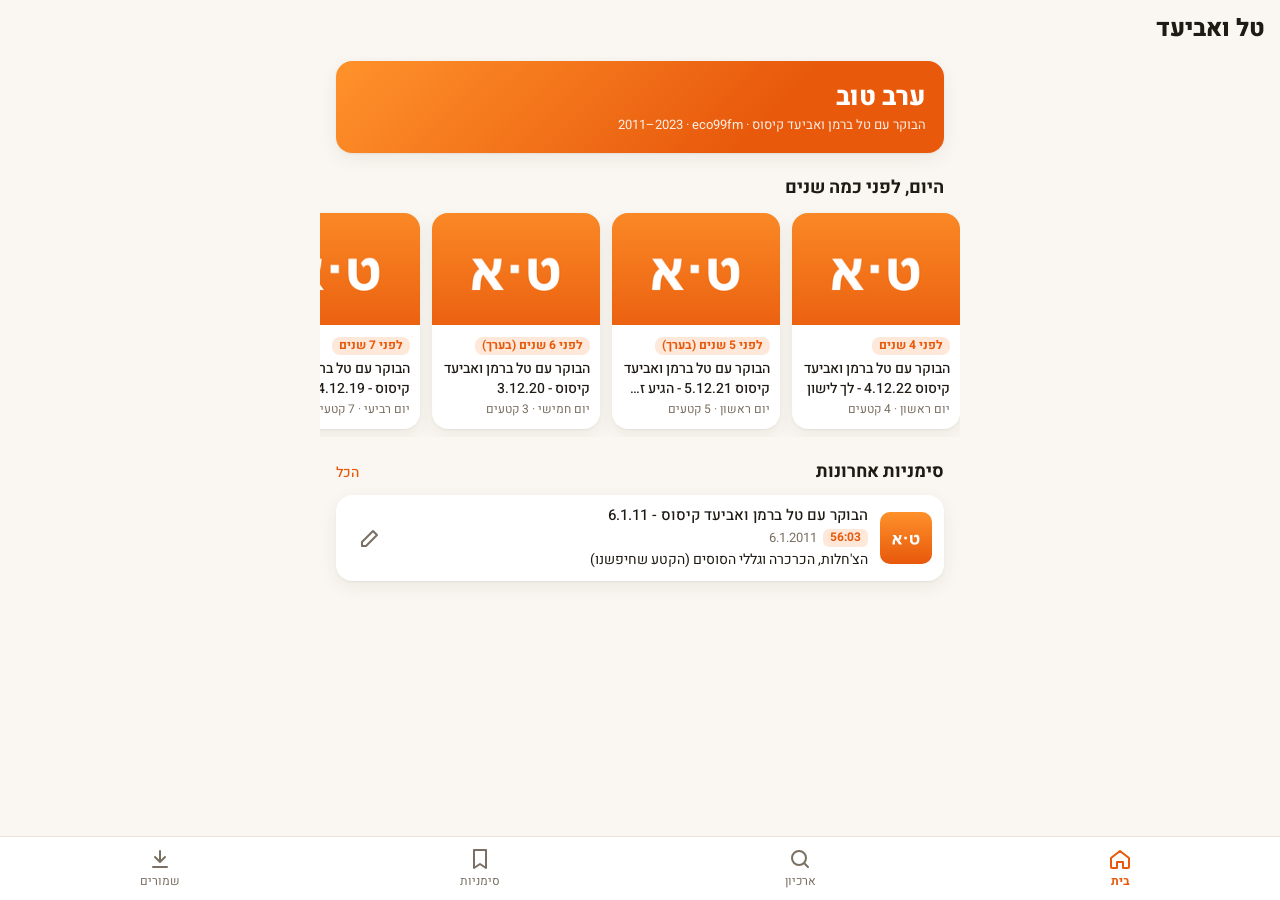
<file: index.html>
<!doctype html>
<html lang="he" dir="rtl">
<head>
<meta charset="utf-8">
<meta name="viewport" content="width=device-width, initial-scale=1, viewport-fit=cover">
<meta name="theme-color" content="#e8590c">
<title>טל ואביעד</title>
<link rel="manifest" href="manifest.webmanifest">
<link rel="icon" href="icon-192.png">
<link rel="apple-touch-icon" href="icon-192.png">
<link rel="preconnect" href="https://fonts.googleapis.com">
<link href="https://fonts.googleapis.com/css2?family=Heebo:wght@400;500;700;800&display=swap" rel="stylesheet">
<link rel="stylesheet" href="style.css">
</head>
<body>
<header class="top">
  <h1 id="pageTitle">טל ואביעד</h1>
</header>

<main>
  <!-- Home -->
  <section class="page" id="page-home">
    <div class="hello">
      <div class="hello-t" id="greeting">בוקר טוב</div>
      <div class="hello-s">הבוקר עם טל ברמן ואביעד קיסוס · eco99fm · <span dir="ltr">2011–2023</span></div>
    </div>

    <div id="otdBlock">
      <h2 id="otdTitle">היום לפני כמה שנים</h2>
      <div class="hscroll" id="otd"></div>
    </div>

    <div id="contBlock" hidden>
      <h2>להמשיך להאזין</h2>
      <div class="hscroll" id="cont"></div>
    </div>

    <div id="homeBmBlock" hidden>
      <h2>סימניות אחרונות <a href="#bookmarks" class="more">הכל</a></h2>
      <ul class="list" id="homeBm"></ul>
    </div>
  </section>

  <!-- Archive -->
  <section class="page" id="page-archive" hidden>
    <div class="search">
      <svg viewBox="0 0 24 24" class="ic"><circle cx="11" cy="11" r="7"/><path d="m20 20-3.5-3.5"/></svg>
      <input id="q" type="search" placeholder="חיפוש: שם פרק או תאריך (16.9.15)" autocomplete="off" enterkeyhint="search">
    </div>
    <div class="chips">
      <div class="seg" id="typeSeg">
        <button data-v="all" class="on">הכל</button>
        <button data-v="full">תוכניות</button>
        <button data-v="clip">קטעים</button>
      </div>
      <select id="year"><option value="">כל השנים</option></select>
    </div>
    <div class="count" id="count"></div>
    <ul class="list" id="list"></ul>
    <div id="sentinel"></div>
  </section>

  <!-- Bookmarks -->
  <section class="page" id="page-bookmarks" hidden>
    <p class="hint">בזמן האזנה, לחצו על <b>סימנייה</b> בנגן כדי לשמור רגע עם הערה.</p>
    <ul class="list" id="bmList"></ul>
  </section>

  <!-- Saved -->
  <section class="page" id="page-saved" hidden>
    <div class="card storage" id="storage"></div>
    <ul class="list" id="savedList"></ul>
    <div class="card settings">
      <label class="switch-row">
        <span>
          <b>להעדיף גרסה ללא שירים</b>
          <small>בתוכניות מלאות מ־2016 והלאה. קצרה יותר וחוסכת מקום.</small>
        </span>
        <input type="checkbox" id="prefNoMusic">
      </label>
    </div>
  </section>

  <!-- Day view -->
  <section class="page" id="page-day" hidden>
    <div class="dayhead">
      <img id="dayImg" alt="">
      <div>
        <div class="day-date" id="dayDate"></div>
        <div class="day-sub" id="daySub"></div>
        <button class="btn" id="dayPlayAll">
          <svg viewBox="0 0 24 24"><path d="M8 5v14l11-7z"/></svg> נגן הכל
        </button>
      </div>
    </div>
    <ul class="list" id="dayList"></ul>
    <div class="daynav">
      <button class="btn ghost" id="dayPrev">→ היום הקודם</button>
      <button class="btn ghost" id="dayNext">היום הבא ←</button>
    </div>
  </section>
</main>

<!-- mini player -->
<div class="mini" id="mini" hidden>
  <img id="miniImg" alt="">
  <div class="mini-info">
    <div class="mini-t" id="miniTitle"></div>
    <div class="mini-bar"><i id="miniProg"></i></div>
  </div>
  <button class="iconbtn" id="miniPlay" aria-label="נגן/השהה"></button>
</div>

<!-- full player -->
<div class="sheet" id="player" hidden>
  <div class="sheet-top">
    <button class="iconbtn" id="playerClose" aria-label="סגור">
      <svg viewBox="0 0 24 24" class="ic"><path d="m6 9 6 6 6-6"/></svg>
    </button>
    <span class="sheet-label" id="playerLabel">מתנגן עכשיו</span>
    <span style="width:44px"></span>
  </div>
  <img class="art" id="pImg" alt="">
  <div class="p-title" id="pTitle"></div>
  <button class="p-date" id="pDate"></button>
  <div class="seekwrap">
    <div class="marks" id="marks"></div>
    <input type="range" id="seek" min="0" max="1000" value="0" dir="ltr" aria-label="מיקום">
  </div>
  <div class="times"><span id="tCur">0:00</span><span id="tDur">0:00</span></div>
  <div class="controls">
    <button class="iconbtn big" id="fwd30" aria-label="30 שניות קדימה">
      <svg viewBox="0 0 24 24" class="ic"><path d="M12 5V2l5 4-5 4V7a6 6 0 1 0 6 6"/><text x="12" y="16.5" text-anchor="middle" font-size="6.5" stroke="none" fill="currentColor">30</text></svg>
    </button>
    <button class="playbtn" id="pPlay" aria-label="נגן/השהה"></button>
    <button class="iconbtn big" id="back15" aria-label="15 שניות אחורה">
      <svg viewBox="0 0 24 24" class="ic"><path d="M12 5V2L7 6l5 4V7a6 6 0 1 1-6 6"/><text x="12" y="16.5" text-anchor="middle" font-size="6.5" stroke="none" fill="currentColor">15</text></svg>
    </button>
  </div>
  <div class="p-actions">
    <button class="pill-btn" id="pSpeed">×1</button>
    <button class="pill-btn" id="pBookmark">
      <svg viewBox="0 0 24 24" class="ic"><path d="M6 3h12v18l-6-4-6 4z"/></svg> סימנייה
    </button>
    <button class="pill-btn" id="pSave"></button>
    <button class="pill-btn" id="pAuto"></button>
  </div>
  <div class="upnext" id="upNext"></div>
</div>

<!-- bookmark note dialog -->
<div class="dialog-back" id="bmDialog" hidden>
  <div class="dialog">
    <h3 id="bmDialogTitle">סימנייה חדשה</h3>
    <div class="hint" id="bmDialogWhere"></div>
    <textarea id="bmNote" rows="3" placeholder="מה היה פה? (לא חובה)"></textarea>
    <div class="dialog-actions">
      <button class="btn ghost" id="bmCancel">ביטול</button>
      <button class="btn" id="bmSave">שמירה</button>
    </div>
  </div>
</div>

<nav class="tabs">
  <a href="#home" data-tab="home">
    <svg viewBox="0 0 24 24" class="ic"><path d="M3 11 12 4l9 7v9a1 1 0 0 1-1 1h-5v-6H9v6H4a1 1 0 0 1-1-1z"/></svg><span>בית</span>
  </a>
  <a href="#archive" data-tab="archive">
    <svg viewBox="0 0 24 24" class="ic"><circle cx="11" cy="11" r="7"/><path d="m20 20-3.5-3.5"/></svg><span>ארכיון</span>
  </a>
  <a href="#bookmarks" data-tab="bookmarks">
    <svg viewBox="0 0 24 24" class="ic"><path d="M6 3h12v18l-6-4-6 4z"/></svg><span>סימניות</span>
  </a>
  <a href="#saved" data-tab="saved">
    <svg viewBox="0 0 24 24" class="ic"><path d="M12 4v11m-5-5 5 5 5-5M5 20h14"/></svg><span>שמורים</span>
  </a>
</nav>

<audio id="audio" preload="metadata"></audio>
<div class="toast" id="toast" hidden></div>
<script src="app.js"></script>
</body>
</html>
</file>
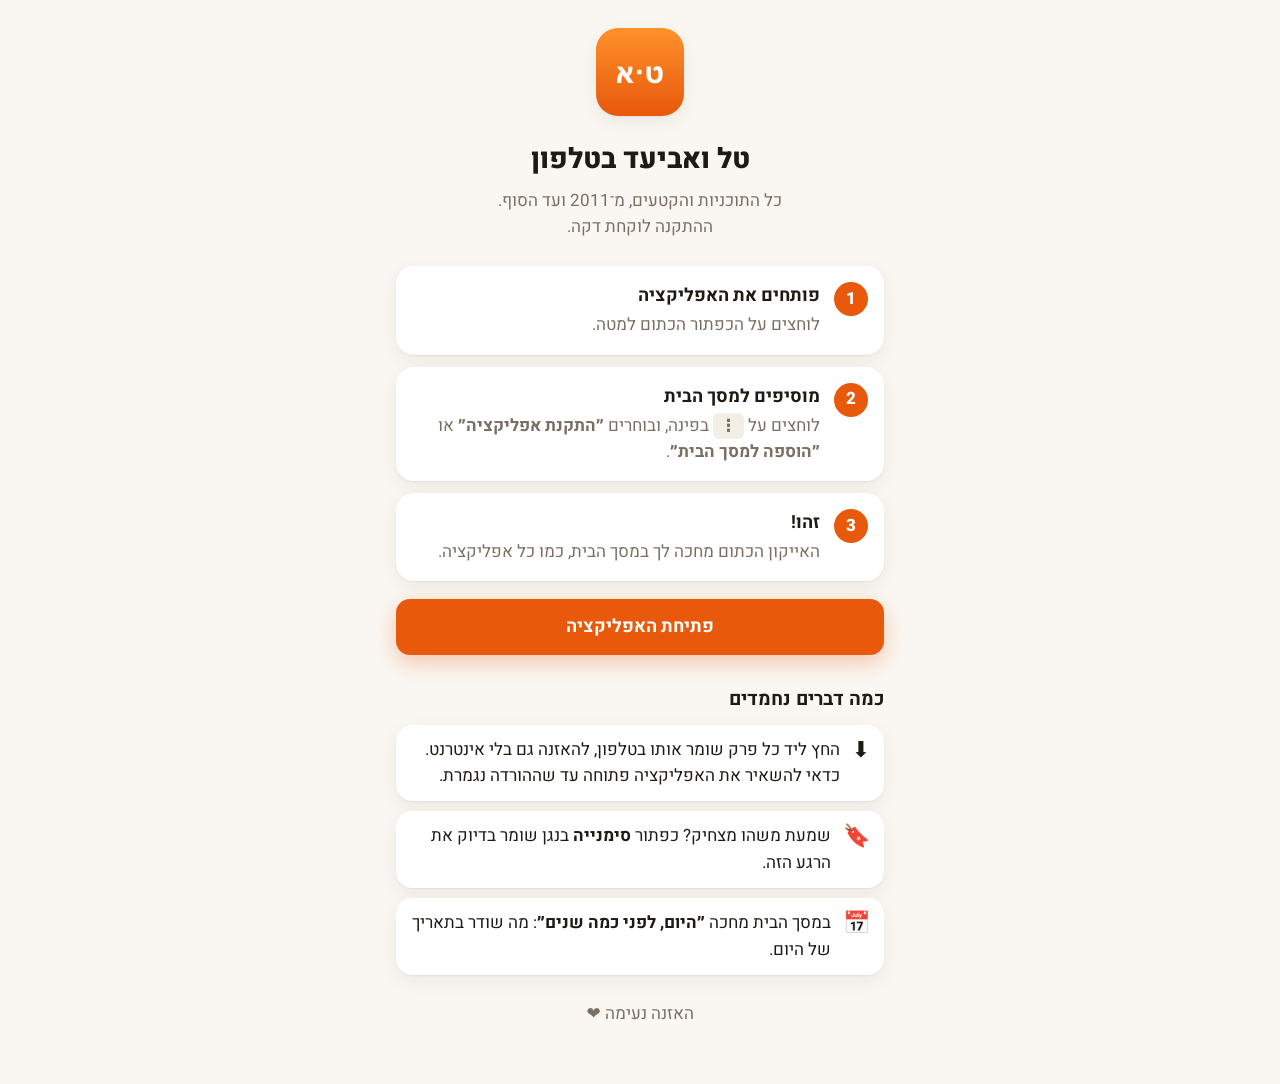
<file: install.html>
<!doctype html>
<html lang="he" dir="rtl">
<head>
<meta charset="utf-8">
<meta name="viewport" content="width=device-width, initial-scale=1">
<meta name="theme-color" content="#e8590c">
<title>טל ואביעד בטלפון</title>
<link rel="icon" href="icon-192.png">
<link rel="preconnect" href="https://fonts.googleapis.com">
<link href="https://fonts.googleapis.com/css2?family=Heebo:wght@400;500;700;800&display=swap" rel="stylesheet">
<style>
  :root {
    --bg: #faf7f2; --surface: #fff; --surface-2: #f3eee6; --text: #1f1a14; --muted: #7a6f62;
    --accent: #e8590c; --accent-soft: #fde8da; --shadow: 0 1px 2px rgba(60,40,20,.06), 0 6px 18px rgba(60,40,20,.07);
  }
  @media (prefers-color-scheme: dark) {
    :root { --bg: #15120e; --surface: #1f1b16; --surface-2: #2a251f; --text: #f3ede4; --muted: #a99d8e;
      --accent: #ff7a2e; --accent-soft: #3b2417; --shadow: 0 1px 2px rgba(0,0,0,.3), 0 6px 18px rgba(0,0,0,.3); }
  }
  * { box-sizing: border-box; }
  body { margin: 0; background: var(--bg); color: var(--text); font: 17px/1.55 Heebo, system-ui, Arial, sans-serif; }
  main { max-width: 520px; margin: 0 auto; padding: 28px 16px 40px; }
  .hero { text-align: center; margin-bottom: 26px; }
  .hero img { width: 88px; height: 88px; border-radius: 22px; box-shadow: var(--shadow); }
  h1 { font-size: 28px; font-weight: 800; margin: 14px 0 6px; }
  .hero p { margin: 0; color: var(--muted); }
  .step { display: flex; gap: 14px; background: var(--surface); border-radius: 18px; padding: 16px; margin-bottom: 12px; box-shadow: var(--shadow); }
  .num { flex: none; width: 34px; height: 34px; border-radius: 50%; background: var(--accent); color: #fff; font-weight: 800; display: grid; place-items: center; }
  .step b { display: block; font-size: 18px; margin-bottom: 2px; }
  .step span { color: var(--muted); }
  .dots { display: inline-block; font-weight: 800; color: var(--text); background: var(--surface-2); border-radius: 6px; padding: 0 7px; }
  .btn { display: block; text-align: center; background: var(--accent); color: #fff; text-decoration: none; font-weight: 700; font-size: 18px;
    border-radius: 14px; padding: 14px; margin: 18px 0 30px; box-shadow: 0 8px 22px rgba(232,89,12,.3); }
  h2 { font-size: 19px; margin: 0 0 10px; }
  .tips { list-style: none; padding: 0; margin: 0; }
  .tips li { display: flex; gap: 12px; align-items: flex-start; background: var(--surface); border-radius: 16px; padding: 12px 14px; margin-bottom: 10px; box-shadow: var(--shadow); }
  .tips .e { font-size: 22px; line-height: 1.2; }
  .bye { text-align: center; color: var(--muted); margin-top: 26px; }
</style>
</head>
<body>
<main>
  <div class="hero">
    <img src="icon-192.png" alt="">
    <h1>טל ואביעד בטלפון</h1>
    <p>כל התוכניות והקטעים, מ־2011 ועד הסוף.<br>ההתקנה לוקחת דקה.</p>
  </div>

  <div class="step">
    <div class="num">1</div>
    <div><b>פותחים את האפליקציה</b><span>לוחצים על הכפתור הכתום למטה.</span></div>
  </div>
  <div class="step">
    <div class="num">2</div>
    <div><b>מוסיפים למסך הבית</b><span id="how"></span></div>
  </div>
  <div class="step">
    <div class="num">3</div>
    <div><b>זהו!</b><span>האייקון הכתום מחכה לך במסך הבית, כמו כל אפליקציה.</span></div>
  </div>

  <a class="btn" href="./">פתיחת האפליקציה</a>

  <h2>כמה דברים נחמדים</h2>
  <ul class="tips">
    <li><span class="e">⬇️</span><span>החץ ליד כל פרק שומר אותו בטלפון, להאזנה גם בלי אינטרנט. כדאי להשאיר את האפליקציה פתוחה עד שההורדה נגמרת.</span></li>
    <li><span class="e">🔖</span><span>שמעת משהו מצחיק? כפתור <b>סימנייה</b> בנגן שומר בדיוק את הרגע הזה.</span></li>
    <li><span class="e">📅</span><span>במסך הבית מחכה <b>״היום, לפני כמה שנים״</b>: מה שודר בתאריך של היום.</span></li>
  </ul>

  <p class="bye">האזנה נעימה ❤️</p>
</main>
<script>
  // only the steps for the browser she's actually using
  const ua = navigator.userAgent;
  const q = s => `<b style="display:inline;font-size:inherit">״${s}״</b>`;
  document.getElementById('how').innerHTML = /SamsungBrowser/.test(ua)
    ? `לוחצים על <span class="dots">☰</span> בתחתית המסך, בוחרים ${q('הוספת דף אל')} ואז ${q('מסך הבית')}.`
    : /Chrome/.test(ua)
    ? `לוחצים על <span class="dots">⋮</span> בפינה, ובוחרים ${q('התקנת אפליקציה')} או ${q('הוספה למסך הבית')}.`
    : `בתפריט של הדפדפן בוחרים ${q('הוספה למסך הבית')}.`;
</script>
</body>
</html>
</file>
<file: style.css>
:root {
  --bg: #faf7f2;
  --surface: #ffffff;
  --surface-2: #f3eee6;
  --text: #1f1a14;
  --muted: #7a6f62;
  --line: #ebe3d7;
  --accent: #e8590c;
  --accent-soft: #fde8da;
  --on-accent: #ffffff;
  --good: #2f9e44;
  --shadow: 0 1px 2px rgba(60, 40, 20, .06), 0 6px 18px rgba(60, 40, 20, .07);
  --radius: 16px;
  --tabs-h: 64px;
  --mini-h: 64px;
  color-scheme: light;
}
@media (prefers-color-scheme: dark) {
  :root {
    --bg: #15120e;
    --surface: #1f1b16;
    --surface-2: #2a251f;
    --text: #f3ede4;
    --muted: #a99d8e;
    --line: #362f27;
    --accent: #ff7a2e;
    --accent-soft: #3b2417;
    --on-accent: #1a0f08;
    --good: #51cf66;
    --shadow: 0 1px 2px rgba(0, 0, 0, .3), 0 6px 18px rgba(0, 0, 0, .3);
    color-scheme: dark;
  }
}

* { box-sizing: border-box; -webkit-tap-highlight-color: transparent; }
html, body { margin: 0; }
body {
  background: var(--bg); color: var(--text);
  font: 16px/1.45 Heebo, system-ui, Arial, sans-serif;
  padding-bottom: calc(var(--tabs-h) + env(safe-area-inset-bottom) + 16px);
  overscroll-behavior-y: contain;
}
body.has-mini { padding-bottom: calc(var(--tabs-h) + var(--mini-h) + env(safe-area-inset-bottom) + 24px); }
button, input, select, textarea { font: inherit; color: inherit; }
button { cursor: pointer; }
[hidden] { display: none !important; }
a { color: var(--accent); text-decoration: none; }
.ic { width: 24px; height: 24px; fill: none; stroke: currentColor; stroke-width: 2; stroke-linecap: round; stroke-linejoin: round; }

.top {
  position: sticky; top: 0; z-index: 10;
  padding: calc(env(safe-area-inset-top) + 12px) 16px 10px;
  background: color-mix(in srgb, var(--bg) 90%, transparent);
  backdrop-filter: blur(12px);
}
h1 { margin: 0; font-size: 24px; font-weight: 800; }
h2 { font-size: 18px; margin: 22px 16px 10px; display: flex; justify-content: space-between; align-items: baseline; }
h2 .more { font-size: 14px; font-weight: 500; }
main { max-width: 640px; margin: 0 auto; }
.hint { color: var(--muted); font-size: 14px; margin: 4px 16px 12px; }

/* home */
.hello { margin: 4px 16px 0; padding: 18px; border-radius: var(--radius); color: #fff;
  background: linear-gradient(135deg, #ff922b, #e8590c 70%); box-shadow: var(--shadow); }
.hello-t { font-size: 26px; font-weight: 800; }
.hello-s { font-size: 13px; opacity: .9; }
.hscroll { display: flex; gap: 12px; overflow-x: auto; padding: 2px 16px 8px; scroll-snap-type: x mandatory; scrollbar-width: none; }
.hscroll::-webkit-scrollbar { display: none; }
.card-ep {
  flex: none; width: 168px; scroll-snap-align: start; border: 0; padding: 0; text-align: start;
  background: var(--surface); border-radius: var(--radius); overflow: hidden; box-shadow: var(--shadow);
}
.card-ep img { width: 100%; aspect-ratio: 1.5; object-fit: cover; display: block; background: var(--surface-2); }
.card-ep .cb { padding: 8px 10px 10px; }
.card-ep .ct { font-size: 14px; font-weight: 500; display: -webkit-box; -webkit-line-clamp: 2; -webkit-box-orient: vertical; overflow: hidden; min-height: 40px; }
.card-ep .cm { font-size: 12px; color: var(--muted); margin-top: 2px; }
.card-ep .years { display: inline-block; font-size: 12px; font-weight: 700; color: var(--accent); background: var(--accent-soft); border-radius: 8px; padding: 0 7px; margin-bottom: 4px; }
/* progress always fills left-to-right, like the seek bar */
.bar, .mini-bar { direction: ltr; }
.bar { height: 4px; background: var(--surface-2); border-radius: 2px; overflow: hidden; margin-top: 6px; }
.bar > i { display: block; height: 100%; background: var(--accent); }

/* archive */
.search { display: flex; align-items: center; gap: 8px; margin: 4px 16px 0; padding: 0 14px;
  background: var(--surface); border-radius: 14px; box-shadow: var(--shadow); }
.search .ic { color: var(--muted); flex: none; width: 20px; height: 20px; }
.search input { flex: 1; min-width: 0; border: 0; outline: 0; background: none; padding: 13px 0; font-size: 16px; }
.chips { display: flex; gap: 8px; margin: 12px 16px 6px; align-items: center; }
.seg { display: flex; background: var(--surface-2); border-radius: 12px; padding: 3px; }
.seg button { border: 0; background: none; padding: 6px 12px; border-radius: 9px; color: var(--muted); font-size: 14px; }
.seg button.on { background: var(--surface); color: var(--text); box-shadow: var(--shadow); font-weight: 500; }
select { border: 0; background: var(--surface-2); border-radius: 12px; padding: 8px 10px; font-size: 14px; }
.count { color: var(--muted); font-size: 13px; margin: 0 16px 8px; }

/* lists */
.list { list-style: none; margin: 0 16px; padding: 0; background: var(--surface); border-radius: var(--radius); box-shadow: var(--shadow); overflow: hidden; }
.list:empty { display: none; }
.row { display: flex; align-items: center; gap: 12px; padding: 10px 12px; border-bottom: 1px solid var(--line); position: relative; min-height: 72px; }
.row:last-child { border-bottom: 0; }
.row.playing { background: var(--accent-soft); }
.row.hl { animation: flash 1.6s ease-out; }
@keyframes flash { from { background: var(--accent-soft); } }
.thumb { flex: none; width: 52px; height: 52px; border-radius: 10px; object-fit: cover; background: var(--surface-2); }
.rowmain { flex: 1; min-width: 0; }
.rt { font-weight: 500; font-size: 15px; display: -webkit-box; -webkit-line-clamp: 2; -webkit-box-orient: vertical; overflow: hidden; }
.rm { font-size: 13px; color: var(--muted); display: flex; gap: 6px; align-items: center; flex-wrap: wrap; margin-top: 2px; }
.tag { font-size: 11px; padding: 0 6px; border-radius: 6px; background: var(--surface-2); }
.tag.full { background: var(--accent-soft); color: var(--accent); }
.tag.ok { color: var(--good); }
.note { font-size: 14px; color: var(--text); margin-top: 3px; white-space: pre-wrap; }
.ts { font-size: 12px; font-weight: 700; padding: 0 7px; border-radius: 6px; background: var(--accent-soft); color: var(--accent); direction: ltr; font-variant-numeric: tabular-nums; }
.rowbar { position: absolute; bottom: 0; left: 0; height: 3px; background: var(--accent); }
.acts { display: flex; flex: none; }
.iconbtn { border: 0; background: none; width: 44px; height: 44px; border-radius: 12px; display: grid; place-items: center; color: var(--muted); padding: 0; }
.iconbtn:active { background: var(--surface-2); }
.iconbtn.big { width: 56px; height: 56px; color: var(--text); }
.iconbtn.big .ic { width: 32px; height: 32px; }
.iconbtn.on { color: var(--good); }
.playmini { color: var(--accent); }
.playmini svg { width: 22px; height: 22px; fill: currentColor; }
.ring { width: 26px; height: 26px; }
.ring circle { fill: none; stroke-width: 3; }
.ring .bg { stroke: var(--surface-2); }
.ring .fg { stroke: var(--accent); stroke-linecap: round; transform: rotate(-90deg); transform-origin: center; transition: stroke-dashoffset .3s; }
.empty { padding: 28px 16px; text-align: center; color: var(--muted); }

/* day view */
.dayhead { display: flex; gap: 14px; align-items: center; margin: 4px 16px 14px; }
.dayhead img { width: 112px; height: 112px; border-radius: 18px; object-fit: cover; background: var(--surface-2); box-shadow: var(--shadow); flex: none; }
.day-date { font-size: 20px; font-weight: 800; }
.day-sub { color: var(--muted); font-size: 14px; margin-bottom: 10px; }
.daynav { display: flex; justify-content: space-between; margin: 14px 16px; }

.btn { border: 0; background: var(--accent); color: var(--on-accent); border-radius: 12px; padding: 9px 16px; font-weight: 700; display: inline-flex; align-items: center; gap: 6px; }
.btn svg { width: 18px; height: 18px; fill: currentColor; }
.btn.ghost { background: var(--surface-2); color: var(--text); font-weight: 500; }
.btn.danger { background: none; color: #c92a2a; padding: 6px 8px; }

/* saved */
.card { margin: 4px 16px 14px; background: var(--surface); border-radius: var(--radius); padding: 14px 16px; box-shadow: var(--shadow); }
.storage b { font-size: 20px; }
.settings { margin-top: 14px; }
.switch-row { display: flex; gap: 12px; align-items: center; justify-content: space-between; }
.switch-row small { display: block; color: var(--muted); font-size: 13px; }
.switch-row input { width: 22px; height: 22px; accent-color: var(--accent); flex: none; }

/* mini player */
.mini {
  position: fixed; z-index: 20; inset-inline: 8px; bottom: calc(var(--tabs-h) + env(safe-area-inset-bottom) + 6px);
  height: var(--mini-h); display: flex; align-items: center; gap: 10px; padding: 0 8px 0 4px;
  background: var(--surface); border-radius: 16px; box-shadow: 0 6px 24px rgba(0, 0, 0, .18);
  max-width: 624px; margin: 0 auto;
}
.mini img { width: 52px; height: 52px; border-radius: 12px; object-fit: cover; background: var(--surface-2); margin-inline-start: 4px; }
.mini-info { flex: 1; min-width: 0; }
.mini-t { font-weight: 500; font-size: 14px; overflow: hidden; text-overflow: ellipsis; white-space: nowrap; }
.mini-bar { height: 3px; background: var(--surface-2); border-radius: 2px; margin-top: 6px; overflow: hidden; }
.mini-bar i { display: block; height: 100%; width: 0; background: var(--accent); }
.mini .iconbtn { color: var(--text); }
.mini .iconbtn svg { width: 28px; height: 28px; fill: currentColor; }

/* full player */
.sheet {
  position: fixed; inset: 0; z-index: 40; background: var(--bg); overflow-y: auto;
  padding: calc(env(safe-area-inset-top) + 8px) 24px calc(env(safe-area-inset-bottom) + 24px);
  display: flex; flex-direction: column; align-items: center;
  animation: up .25s ease-out;
}
@keyframes up { from { transform: translateY(40px); opacity: 0; } }
.sheet-top { width: 100%; max-width: 480px; display: flex; justify-content: space-between; align-items: center; }
.sheet-label { color: var(--muted); font-size: 13px; }
.art { width: min(78vw, 340px); aspect-ratio: 1; object-fit: cover; border-radius: 22px; margin: 12px 0 18px; box-shadow: 0 12px 40px rgba(0, 0, 0, .2); background: var(--surface-2); }
.p-title { font-size: 19px; font-weight: 700; text-align: center; max-width: 480px; }
.p-date { border: 0; background: none; color: var(--accent); font-size: 14px; margin-top: 4px; padding: 4px 8px; }
.seekwrap { position: relative; width: 100%; max-width: 480px; margin-top: 14px; }
.seekwrap input { width: 100%; accent-color: var(--accent); margin: 0; height: 28px; }
.marks { position: absolute; inset: 0 8px; pointer-events: none; }
.marks i { position: absolute; top: 2px; width: 3px; height: 8px; border-radius: 2px; background: #f59f00; transform: translateX(-1px); }
.times { width: 100%; max-width: 480px; display: flex; justify-content: space-between; direction: ltr; font-size: 12px; color: var(--muted); font-variant-numeric: tabular-nums; }
.controls { display: flex; align-items: center; gap: 22px; margin: 10px 0 14px; }
.playbtn { width: 76px; height: 76px; border-radius: 50%; border: 0; background: var(--accent); color: var(--on-accent); display: grid; place-items: center; box-shadow: 0 8px 22px rgba(232, 89, 12, .35); }
.playbtn svg { width: 34px; height: 34px; fill: currentColor; }
.p-actions { display: flex; flex-wrap: wrap; gap: 8px; justify-content: center; max-width: 480px; }
.pill-btn { border: 0; background: var(--surface-2); border-radius: 999px; padding: 8px 14px; font-size: 14px; display: inline-flex; align-items: center; gap: 6px; }
.pill-btn .ic { width: 18px; height: 18px; }
.pill-btn.on { background: var(--accent-soft); color: var(--accent); font-weight: 500; }
.upnext { margin-top: 18px; color: var(--muted); font-size: 13px; text-align: center; max-width: 480px; }
.upnext b { color: var(--text); font-weight: 500; }

/* dialog */
.dialog-back { position: fixed; inset: 0; z-index: 60; background: rgba(0, 0, 0, .4); display: flex; align-items: flex-end; justify-content: center; }
.dialog { width: 100%; max-width: 520px; background: var(--surface); border-radius: 22px 22px 0 0; padding: 20px 18px calc(env(safe-area-inset-bottom) + 18px); animation: up .2s ease-out; }
.dialog h3 { margin: 0 0 4px; }
.dialog .hint { margin: 0 0 12px; }
.dialog textarea { width: 100%; border: 1px solid var(--line); border-radius: 12px; padding: 10px 12px; background: var(--bg); resize: none; font-size: 16px; }
.dialog-actions { display: flex; justify-content: flex-end; gap: 8px; margin-top: 12px; }

/* bottom tabs */
.tabs {
  position: fixed; z-index: 30; inset-inline: 0; bottom: 0;
  display: flex; justify-content: space-around; height: calc(var(--tabs-h) + env(safe-area-inset-bottom));
  padding-bottom: env(safe-area-inset-bottom);
  background: var(--surface); border-top: 1px solid var(--line);
}
.tabs a { flex: 1; display: flex; flex-direction: column; align-items: center; justify-content: center; gap: 2px; color: var(--muted); font-size: 12px; }
.tabs a.on { color: var(--accent); font-weight: 700; }
.tabs .ic { width: 24px; height: 24px; }

.toast {
  position: fixed; z-index: 70; left: 50%; transform: translateX(-50%);
  bottom: calc(var(--tabs-h) + var(--mini-h) + env(safe-area-inset-bottom) + 20px);
  background: var(--text); color: var(--bg); padding: 10px 18px; border-radius: 12px; font-size: 14px; white-space: nowrap; box-shadow: var(--shadow);
}
</file>
